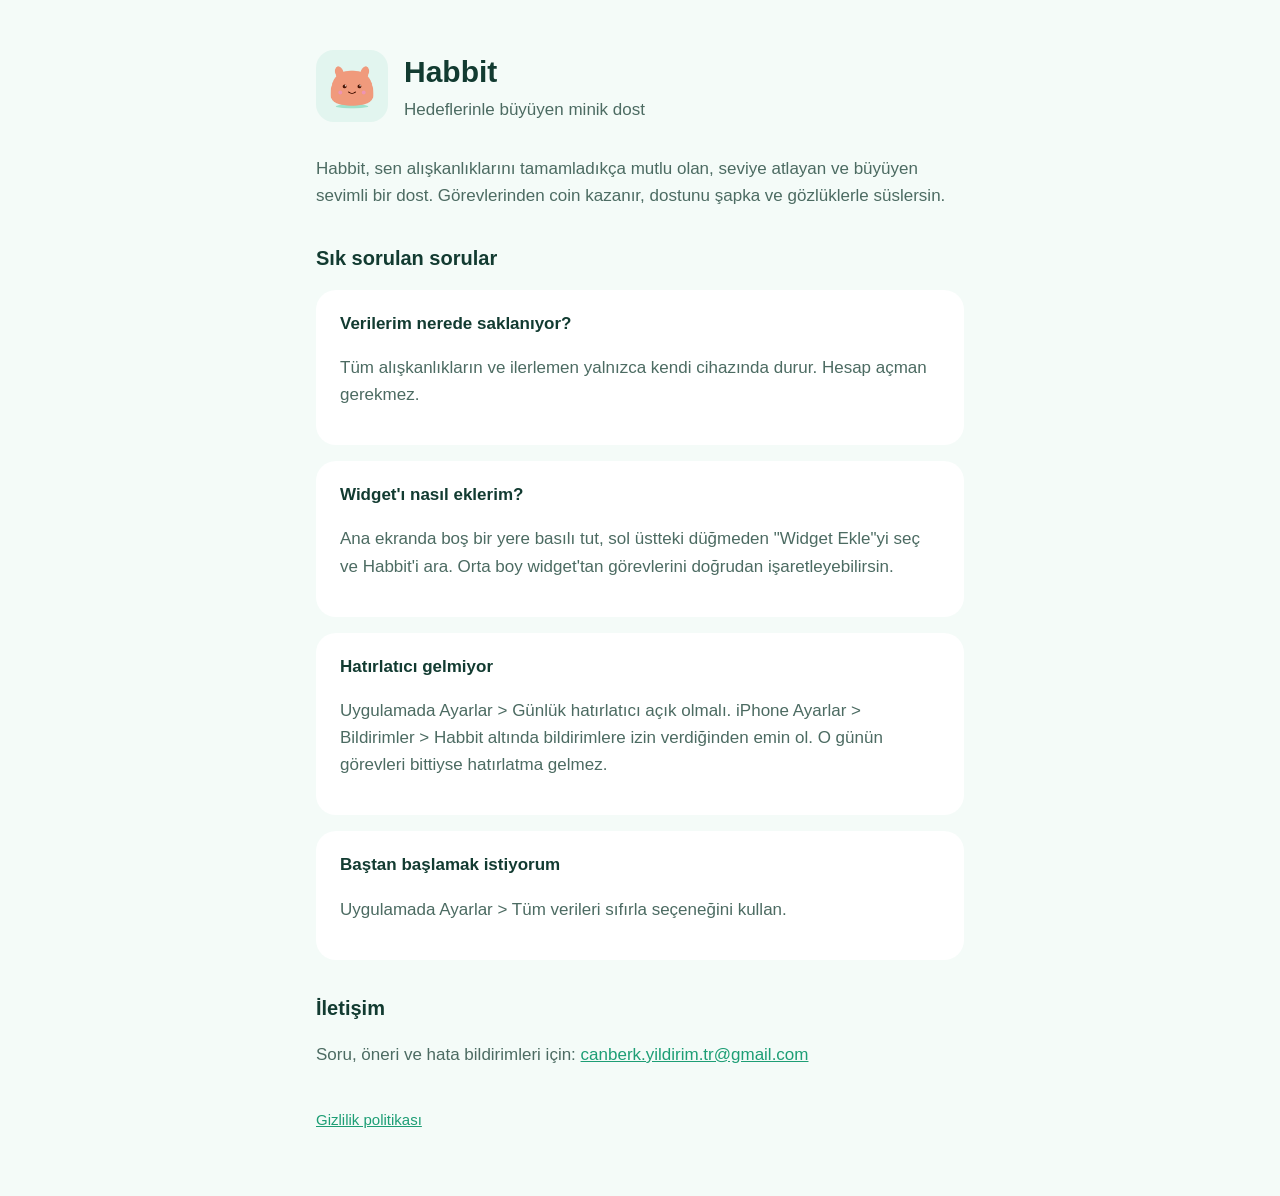
<file: index.html>
<!doctype html>
<html lang="tr">
<head>
<meta charset="utf-8">
<meta name="viewport" content="width=device-width, initial-scale=1">
<title>Habbit Destek</title>
<link rel="icon" href="icon.png">
<link rel="stylesheet" href="style.css">
</head>
<body>
<main>
  <header>
    <img src="icon.png" alt="Habbit simgesi">
    <div>
      <h1>Habbit</h1>
      <p style="margin:0">Hedeflerinle büyüyen minik dost</p>
    </div>
  </header>

  <p>Habbit, sen alışkanlıklarını tamamladıkça mutlu olan, seviye atlayan ve büyüyen sevimli bir dost. Görevlerinden coin kazanır, dostunu şapka ve gözlüklerle süslersin.</p>

  <h2>Sık sorulan sorular</h2>
  <div class="card">
    <strong>Verilerim nerede saklanıyor?</strong>
    <p>Tüm alışkanlıkların ve ilerlemen yalnızca kendi cihazında durur. Hesap açman gerekmez.</p>
  </div>
  <div class="card">
    <strong>Widget'ı nasıl eklerim?</strong>
    <p>Ana ekranda boş bir yere basılı tut, sol üstteki düğmeden "Widget Ekle"yi seç ve Habbit'i ara. Orta boy widget'tan görevlerini doğrudan işaretleyebilirsin.</p>
  </div>
  <div class="card">
    <strong>Hatırlatıcı gelmiyor</strong>
    <p>Uygulamada Ayarlar &gt; Günlük hatırlatıcı açık olmalı. iPhone Ayarlar &gt; Bildirimler &gt; Habbit altında bildirimlere izin verdiğinden emin ol. O günün görevleri bittiyse hatırlatma gelmez.</p>
  </div>
  <div class="card">
    <strong>Baştan başlamak istiyorum</strong>
    <p>Uygulamada Ayarlar &gt; Tüm verileri sıfırla seçeneğini kullan.</p>
  </div>

  <h2>İletişim</h2>
  <p>Soru, öneri ve hata bildirimleri için: <a href="mailto:canberk.yildirim.tr@gmail.com">canberk.yildirim.tr@gmail.com</a></p>

  <nav><a href="privacy.html">Gizlilik politikası</a></nav>
</main>
</body>
</html>
</file>
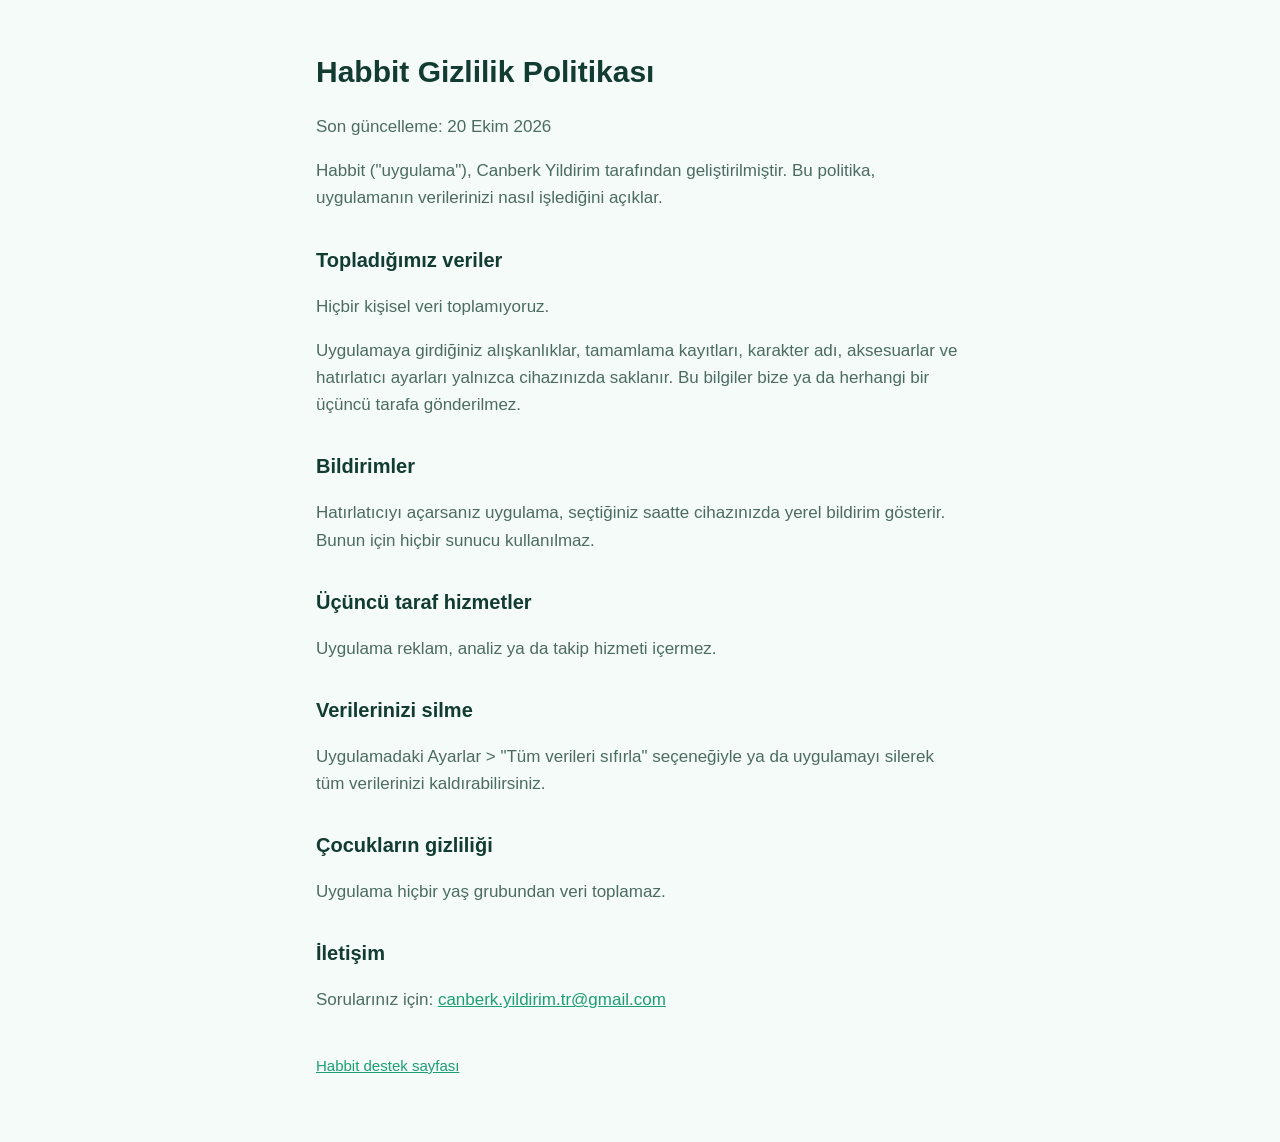
<file: privacy.html>
<!doctype html>
<html lang="tr">
<head>
<meta charset="utf-8">
<meta name="viewport" content="width=device-width, initial-scale=1">
<title>Habbit Gizlilik</title>
<link rel="icon" href="icon.png">
<link rel="stylesheet" href="style.css">
</head>
<body>
<main>
<h1>Habbit Gizlilik Politikası</h1>
<p>Son güncelleme: 20 Ekim 2026</p>
<p>Habbit (&quot;uygulama&quot;), Canberk Yildirim tarafından geliştirilmiştir. Bu politika, uygulamanın verilerinizi nasıl işlediğini açıklar.</p>
<h2>Topladığımız veriler</h2>
<p>Hiçbir kişisel veri toplamıyoruz.</p>
<p>Uygulamaya girdiğiniz alışkanlıklar, tamamlama kayıtları, karakter adı, aksesuarlar ve hatırlatıcı ayarları yalnızca cihazınızda saklanır. Bu bilgiler bize ya da herhangi bir üçüncü tarafa gönderilmez.</p>
<h2>Bildirimler</h2>
<p>Hatırlatıcıyı açarsanız uygulama, seçtiğiniz saatte cihazınızda yerel bildirim gösterir. Bunun için hiçbir sunucu kullanılmaz.</p>
<h2>Üçüncü taraf hizmetler</h2>
<p>Uygulama reklam, analiz ya da takip hizmeti içermez.</p>
<h2>Verilerinizi silme</h2>
<p>Uygulamadaki Ayarlar &gt; &quot;Tüm verileri sıfırla&quot; seçeneğiyle ya da uygulamayı silerek tüm verilerinizi kaldırabilirsiniz.</p>
<h2>Çocukların gizliliği</h2>
<p>Uygulama hiçbir yaş grubundan veri toplamaz.</p>
<h2>İletişim</h2>
<p>Sorularınız için: <a href="mailto:canberk.yildirim.tr@gmail.com">canberk.yildirim.tr@gmail.com</a></p>
<nav><a href="index.html">Habbit destek sayfası</a></nav>
</main>
</body>
</html>
</file>
<file: style.css>
:root { --bg: #f4fbf8; --card: #ffffff; --text: #123b31; --muted: #4c6b62; --accent: #1d9e75; }
@media (prefers-color-scheme: dark) {
  :root { --bg: #0b1f1a; --card: #12312a; --text: #e1f5ee; --muted: #9fc9bb; --accent: #5dcaa5; }
}
* { box-sizing: border-box; }
body { margin: 0; background: var(--bg); color: var(--text); font: 17px/1.6 -apple-system, BlinkMacSystemFont, "Segoe UI", sans-serif; }
main { max-width: 680px; margin: 0 auto; padding: 48px 16px 64px; }
header { display: flex; align-items: center; gap: 16px; margin-bottom: 32px; }
header img { width: 72px; height: 72px; border-radius: 18px; }
h1 { font-size: 30px; margin: 0; }
h2 { font-size: 20px; margin: 32px 0 8px; }
p, li { color: var(--muted); }
.card { background: var(--card); border-radius: 20px; padding: 20px 24px; margin: 16px 0; }
a { color: var(--accent); }
nav { margin-top: 40px; font-size: 15px; }
</file>
